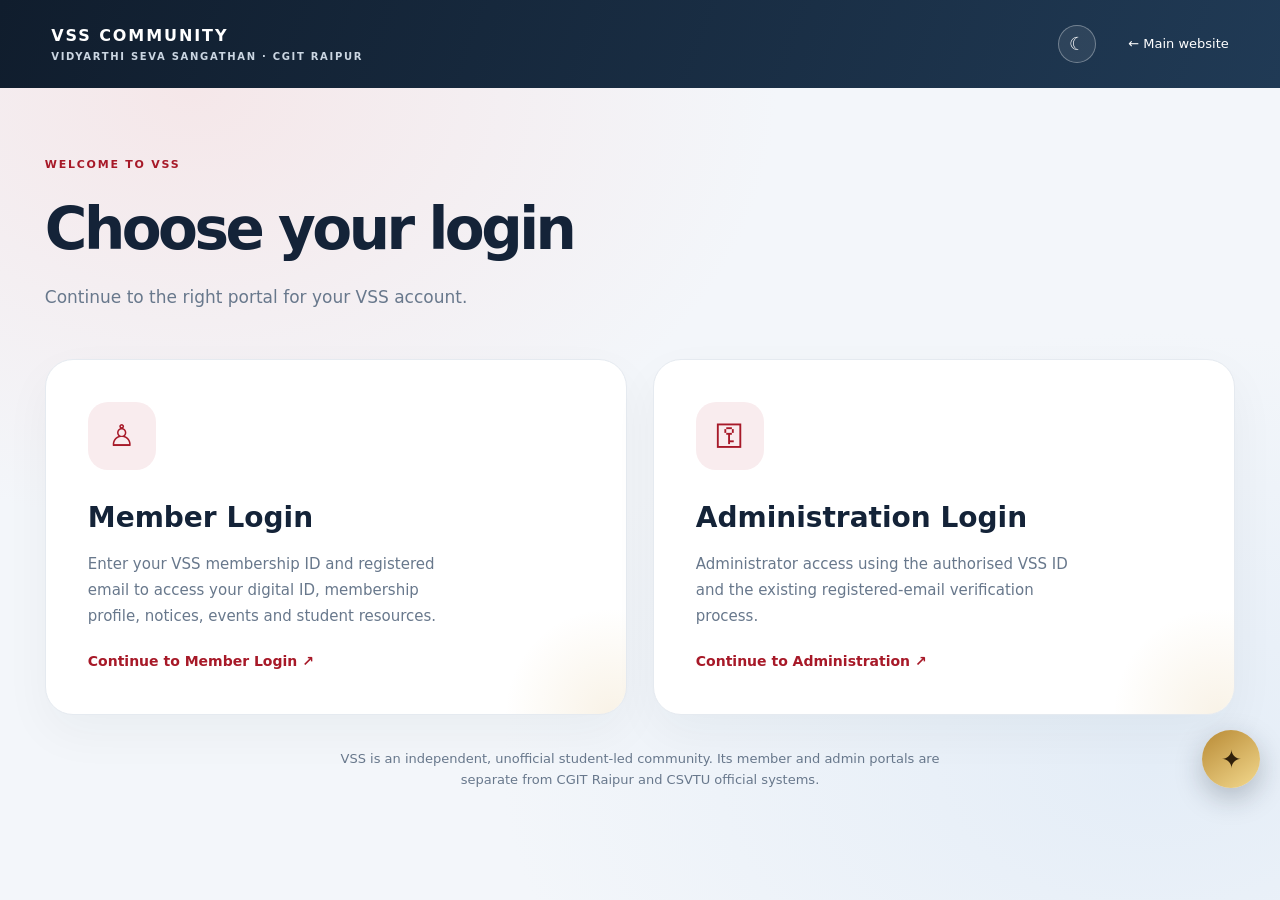
<file: login.html>
<!doctype html>
<html lang="en"><head><meta charset="utf-8"><meta name="viewport" content="width=device-width,initial-scale=1"><meta name="theme-color" content="#142338"><title>VSS Login Portal</title>
<style>
:root{--navy:#142338;--red:#a71928;--muted:#68788c;--line:#e5eaf0;--paper:#f3f6fa}*{box-sizing:border-box}body{margin:0;min-height:100vh;background:radial-gradient(ellipse at 15% 10%,#f5e7e9,transparent 38%),radial-gradient(ellipse at 90% 85%,#e4edf7,transparent 40%),var(--paper);color:var(--navy);font:15px/1.6 Inter,system-ui,Arial,sans-serif}.top{background:linear-gradient(110deg,#101d2d,#203a55);color:#fff;padding:17px max(20px,calc((100% - 1100px)/2));display:flex;justify-content:space-between;align-items:center}.brand{font-weight:900;letter-spacing:.1em}.brand small{display:block;color:#cbd6e2;font-size:9px;letter-spacing:.17em}.top a{color:#fff;text-decoration:none;font-size:13px}.wrap{width:min(920px,calc(100% - 32px));margin:70px auto}.intro{text-align:center;margin-bottom:30px}.eyebrow{color:var(--red);font-size:11px;font-weight:850;letter-spacing:.16em}.intro h1{font-size:clamp(32px,6vw,48px);letter-spacing:-.05em;margin:8px 0}.intro p{color:var(--muted);margin:0}.choices{display:grid;grid-template-columns:1fr 1fr;gap:18px}.card{display:flex;flex-direction:column;min-height:270px;padding:28px;background:#fff;border:1px solid var(--line);border-radius:22px;box-shadow:0 18px 48px #1423380b;text-decoration:none;color:inherit;transition:.25s}.card:hover{transform:translateY(-4px);border-color:#d6b36d;box-shadow:0 22px 55px #14233816}.icon{width:54px;height:54px;border-radius:16px;background:#f9ecee;color:var(--red);display:grid;place-items:center;font-size:26px}.card h2{font-size:23px;margin:20px 0 7px}.card p{color:var(--muted);font-size:13px;margin:0 0 20px}.go{margin-top:auto;color:var(--red);font-size:13px;font-weight:850}.note{text-align:center;color:var(--muted);font-size:11px;margin:25px auto;max-width:650px}@media(max-width:650px){.wrap{margin:42px auto}.choices{grid-template-columns:1fr}.card{min-height:220px;padding:23px}.top{padding:15px 17px}}

[data-theme="dark"]{--navy:#f1f5f9;--red:#ef5662;--muted:#aab5c4;--line:#343b49;--paper:#10141c}
[data-theme="dark"] body{background:radial-gradient(ellipse at 15% 10%,#3b2029,transparent 38%),radial-gradient(ellipse at 90% 85%,#1c2a3a,transparent 40%),#10141c;color:#f1f5f9}
[data-theme="dark"] .card{background:#1b2230;color:#f1f5f9;border-color:#343b49}
[data-theme="dark"] .icon{background:#38232b;color:#ff7b85}
[data-theme="dark"] .top{background:linear-gradient(110deg,#090d14,#182536)}
[data-theme="dark"] .note{color:#aab5c4}
.theme-toggle{width:38px;height:38px;border-radius:50%;border:1px solid #ffffff55;background:#ffffff14;color:#fff;cursor:pointer;font-size:18px;margin-left:auto;margin-right:14px}

/* VSS portal chooser — desktop-first composition */
@media(min-width:1000px){
 .top{min-height:88px;padding-inline:max(48px,calc((100% - 1440px)/2))}
 .brand{font-size:16px;letter-spacing:.12em}
 .brand small{font-size:10px}
 .wrap{width:min(1320px,calc(100% - 100px));margin:100px auto}
 .intro{text-align:left;max-width:900px;margin:0 auto 48px}
 .intro h1{font-size:58px;letter-spacing:-.06em}
 .intro p{font-size:17px}
 .choices{grid-template-columns:repeat(2,minmax(0,1fr));gap:28px;max-width:1050px;margin:0 auto}
 .card{min-height:330px;padding:42px;border-radius:28px;position:relative;overflow:hidden}
 .card:after{content:"";position:absolute;width:220px;height:220px;border-radius:50%;right:-95px;bottom:-110px;background:radial-gradient(circle,#d9b56f2b,transparent 68%);pointer-events:none}
 .icon{width:68px;height:68px;border-radius:20px;font-size:30px}
 .card h2{font-size:28px;margin:26px 0 10px}
 .card p{font-size:15px;line-height:1.75;max-width:380px}
 .go{font-size:14px}
 .note{font-size:13px;margin-top:34px}
}


/* Shared responsive safety and keyboard-accessibility polish */
html{overflow-x:clip;scroll-behavior:smooth}
body{max-width:100%;overflow-x:clip}
img,video,canvas,svg{max-width:100%}
button,a,input,select,textarea{touch-action:manipulation}
:focus-visible{outline:3px solid color-mix(in srgb,var(--red,#a71928) 55%,#fff);outline-offset:3px}
@media(max-width:480px){.top{gap:10px;flex-wrap:wrap}.wrap,.shell{max-width:100%}.panel,.login{min-width:0}}

/* DESKTOP FIT REPAIR — balanced full-width login chooser */
@media(min-width:1000px){
 html,body{width:100%;max-width:100%;min-width:0;overflow-x:clip}
 .top{width:100%;padding-inline:clamp(24px,4vw,76px);gap:18px}
 .top>*{min-width:0}
 .wrap{width:calc(100% - clamp(48px,7vw,132px));max-width:1520px;margin:clamp(56px,7vh,100px) auto}
 .intro{max-width:1120px;margin-left:0;margin-right:0}
 .choices{width:100%;max-width:1240px;margin:0;gap:clamp(20px,2vw,32px)}
 .card{min-width:0}
}

</style></head><body>
<header class="top"><div class="brand">VSS COMMUNITY<small>VIDYARTHI SEVA SANGATHAN · CGIT RAIPUR</small></div><button class="theme-toggle" id="themeToggle" aria-label="Toggle dark mode">☾</button><a href="index.html">← Main website</a></header>
<main class="wrap"><div class="intro"><span class="eyebrow">WELCOME TO VSS</span><h1>Choose your login</h1><p>Continue to the right portal for your VSS account.</p></div>
<div class="choices">
<a class="card" href="membership.html#memberAccessPanel"><span class="icon">♙</span><h2>Member Login</h2><p>Enter your VSS membership ID and registered email to access your digital ID, membership profile, notices, events and student resources.</p><span class="go">Continue to Member Login ↗</span></a>
<a class="card" href="admin.html"><span class="icon">⚿</span><h2>Administration Login</h2><p>Administrator access using the authorised VSS ID and the existing registered-email verification process.</p><span class="go">Continue to Administration ↗</span></a>
</div>
<p class="note">VSS is an independent, unofficial student-led community. Its member and admin portals are separate from CGIT Raipur and CSVTU official systems.</p></main><script>
(()=>{const root=document.documentElement,key='vss-theme';const saved=localStorage.getItem(key);if(saved)root.dataset.theme=saved;const b=document.getElementById('themeToggle');const paint=()=>b.textContent=root.dataset.theme==='dark'?'☀':'☾';paint();b.addEventListener('click',()=>{root.dataset.theme=root.dataset.theme==='dark'?'light':'dark';localStorage.setItem(key,root.dataset.theme);paint();});})();
</script><script src="assets/vss-help-chatbot.js"></script>
</body></html>
</file>
